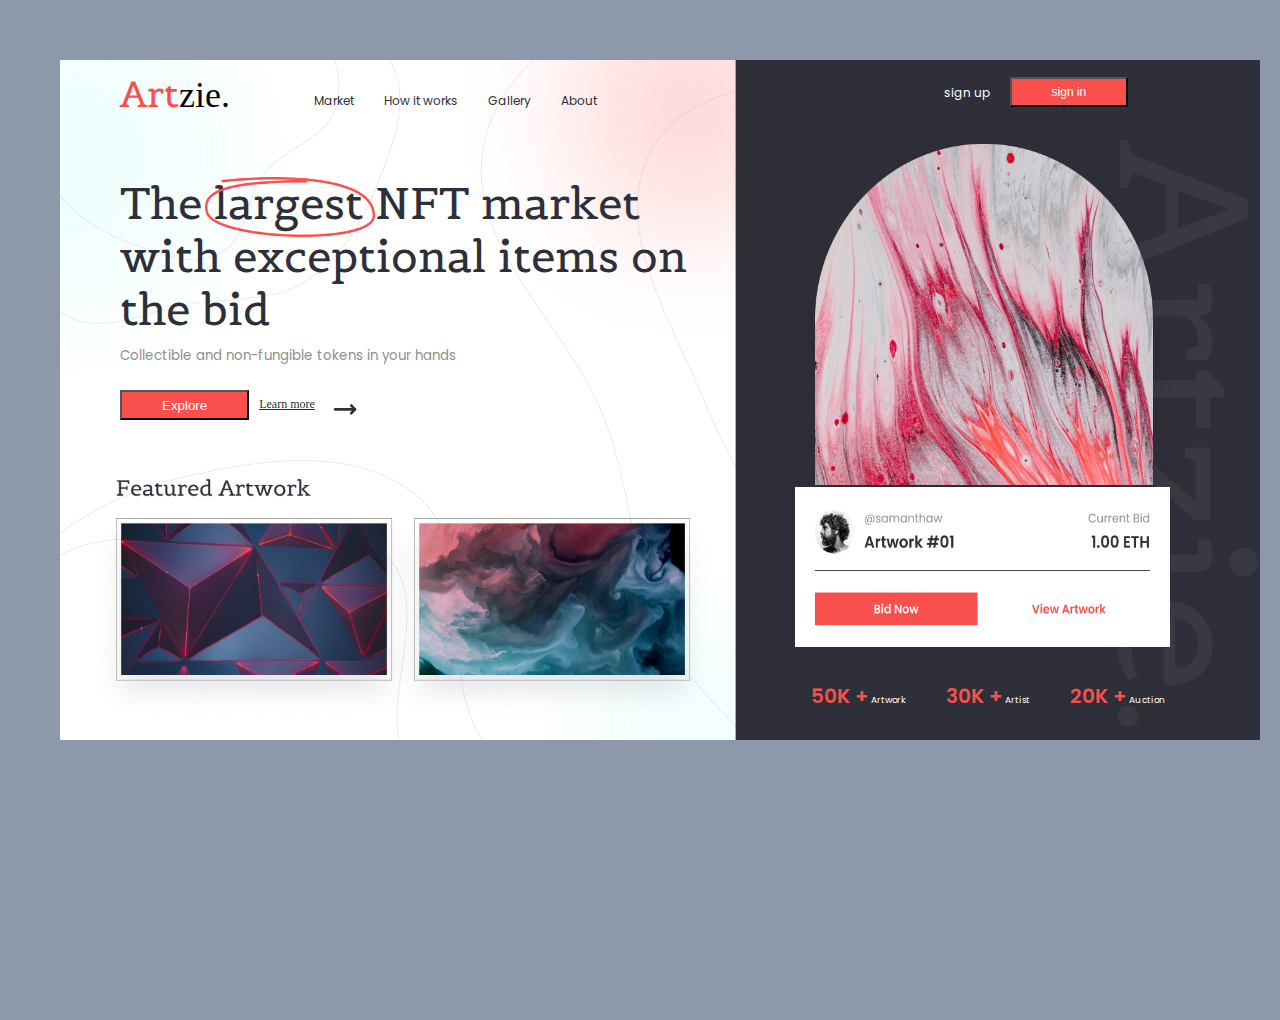
<file: index.html>
<!DOCTYPE html>
<html lang="en">

    <head>
        <meta charset="UTF-8">
        <meta name="viewport" content="width=device-width, initial-scale=1.0">
        <title>Richard's NFT Market</title>
        <link rel="preconnect" href="https://fonts.googleapis.com">
        <link rel="preconnect" href="https://fonts.gstatic.com" crossorigin>
        <link href="https://fonts.googleapis.com/css2?family=Poppins&family=Roboto:wght@700&display=swap" rel="stylesheet">
        <link rel="preconnect" href="https://fonts.googleapis.com">
        <link rel="preconnect" href="https://fonts.gstatic.com" crossorigin>
        <link href="https://fonts.googleapis.com/css2?family=Belgrano&family=Poppins&family=Roboto:wght@700&display=swap" rel="stylesheet">
        <link rel="stylesheet" href="/styles.css">
    </head>

    <body>
        <div class="nftcontainer">
            <div class="leftside">
                <div class="leftsidenav">
                    <div class="artzie1"><span class="art">Art</span>zie.</div>
                    <div class="market">Market</div>
                    <div class="howitworks">How it works</div>
                    <div class="gallery">Gallery</div>
                    <div class="about">About</div>
                </div> 
                <div class="lefsidecontent">
                    <div class="contentgroup">
                    <div class="firstheading">The largest NFT market with exceptional items on the bid</div>
                    <img src="images/red vector.png" class="vector">
                    <p>Collectible and non-fungible tokens in your hands</p>
                    </div>
                    <div class= "contentgroup2">
                        <button>Explore</button>
                        <a class="link" href="learnmore.html">Learn more</a>
                        <div class="arrow"><img src="images/Arrow.svg"></div>
                    </div>
                    </div> 
                    <div class="leftsideframes"> 
                        <img src="images/featured.png" class="nftboxes">
                    </div>
                </div>
            <div class="rightside">
                <div class="rightsidenav">
                    <div class="Signup">sign up</div>
                    <button>sign in</button>
                </div>
                <div class="rightsideimageandshape">
                    <div class="placeholder">
                        <img src="images/border.png" class="border">
                        <img src="images/details.png" class="details">
                    </div>
                    <div class="lastsets">
                        <div class="first"><span class="fifty">50K +</span> Artwork </div>
                        <div class="second"><span class="thirty">30K +</span> Artist </div>
                        <div class="third"><span class="twenty">20K +</span> Auction </div>
                    </div>         
                </div>
            </div>  
        </div>
    </body>
</html>
</file>
<file: styles.css>
*{
    margin: 0;
    padding: 0;
    box-sizing: border-box;
}

body{
    margin-top: 60px;
    margin-bottom: 60px;
    margin-left: 60px;
    display: column;
    height:100vh;
    background-color:#8D98AA;   
}

.nftcontainer{
    width: 1200px;
    height: 680px;
    background-image: url("images/majorbackground.png");
    background-position: center;
    background-size: cover;
    background-repeat: no-repeat;
    display: flex;
    background-color: white;
}

.leftside{
    width:56%;
    height: 100%;
    padding-left: 60px;
    padding-top: 24px;
}

.rightside{
    width:46%;
    height: 100%;
}

.leftsidenav{
    display: flex;
    gap:30px; 
}

.artzie1{
    margin-right: 54px;
}

.market, .howitworks, .gallery, .about{
    color:#2E2F38;
    font-family: Poppins;
    font-size: 12px;
    font-style: normal;
    font-weight: 400;
    line-height: normal;
    margin-top: 8px;
}

.artzie1{
    font-size: 36px;
    margin-top: -13px;
}
.art{
color: var(--Red, #FA504D);
font-family: 'Belgrano', serif;
font-size: 36px;
font-style: normal;
font-weight: 400;
line-height: normal;
}

.lefsidecontent{
    margin-top: 60px;
}

.firstheading{
    color: var(--Black, #2E2F38);
    font-family: 'Belgrano', serif;
    font-size: 44px;
    font-style: normal;
    font-weight: 400;
    line-height: 53px;

}

.contentgroup{
    position: relative;
}

.vector{
    width: 170px;
    height: 60px;
    position: absolute;
    top: 0px;
    left:85px; 
}

.contentgroup p{
color: var(--Gray, #8E8E8E);
font-family: Poppins;
font-size: 13.3px;
font-style: normal;
font-weight: 400;
line-height: 40px; 
}
.contentgroup2{
display: flex; 
gap: 10px;
margin-top: 14px;
}

button{
padding: 0 40px;
height: 30px;
background: var(--Red, #FA504D);
color: white;
}

.link{
color:#2E2F38;
font-family: serif;
font-size: 12px;
font-style: normal;
font-weight: 400;
line-height: normal;
text-decoration: underline;
padding-top: 7px;
}

.arrow{
    margin-bottom: 40px;
}

.nftboxes{
width: 700pxpx;
height: 245px;
margin-left: -38px;
}


.rightsidenav{
    display:flex;
    padding-top: 24px;
    margin-left: 220px;
    color:white;
    font-family: Poppins;
    font-size: 12px;
    font-style: normal;
    font-weight: 400;
    line-height: normal;
    gap: 20px;
}

.rightsidenav button {
 margin-top: -7px;
 font-size: 12px;


}

.border{
    width: 400px;
    height: 406px;
    margin-left: 60px;
}

.rightside{
    padding-right: 40px;
    }

.details{
    width:375px;
    height: 160px;
    margin-left: 71px;
    margin-top: -50px;
}

.rightsideimageandshape{
    margin-top: 20px;
}

.lastsets{
    margin-top: 30px;
    display: flex;
    padding-left: 72px;
    gap: 40px;
    margin-left: 15px;
}

.fifty{
    color: var(--Red, #FA504D);
    font-family: Poppins;
    font-size: 20px;
    font-style: normal;
    font-weight: 600;
    line-height: normal;
}

.thirty{
    color: var(--Red, #FA504D);
    font-family: Poppins;
    font-size: 20px;
    font-style: normal;
    font-weight: 600;
    line-height: normal;
}

.twenty{
    color: var(--Red, #FA504D);
    font-family: Poppins;
    font-size: 20px;
    font-style: normal;
    font-weight: 600;
    line-height: normal;
}

.first{
    color: var(--White, #FFF);
    font-family: Poppins;
    font-size: 9px;
    font-style: normal;
    font-weight: 400;
    line-height: normal;
}

.second{
    color: var(--White, #FFF);

    font-family: Poppins;
    font-size: 9px;
    font-style: normal;
    font-weight: 400;
    line-height: normal;
}

.third{
    color: var(--White, #FFF);
    font-family: Poppins;
    font-size: 9px;
    font-style: normal;
    font-weight: 400;
    line-height: normal;
}
</file>
